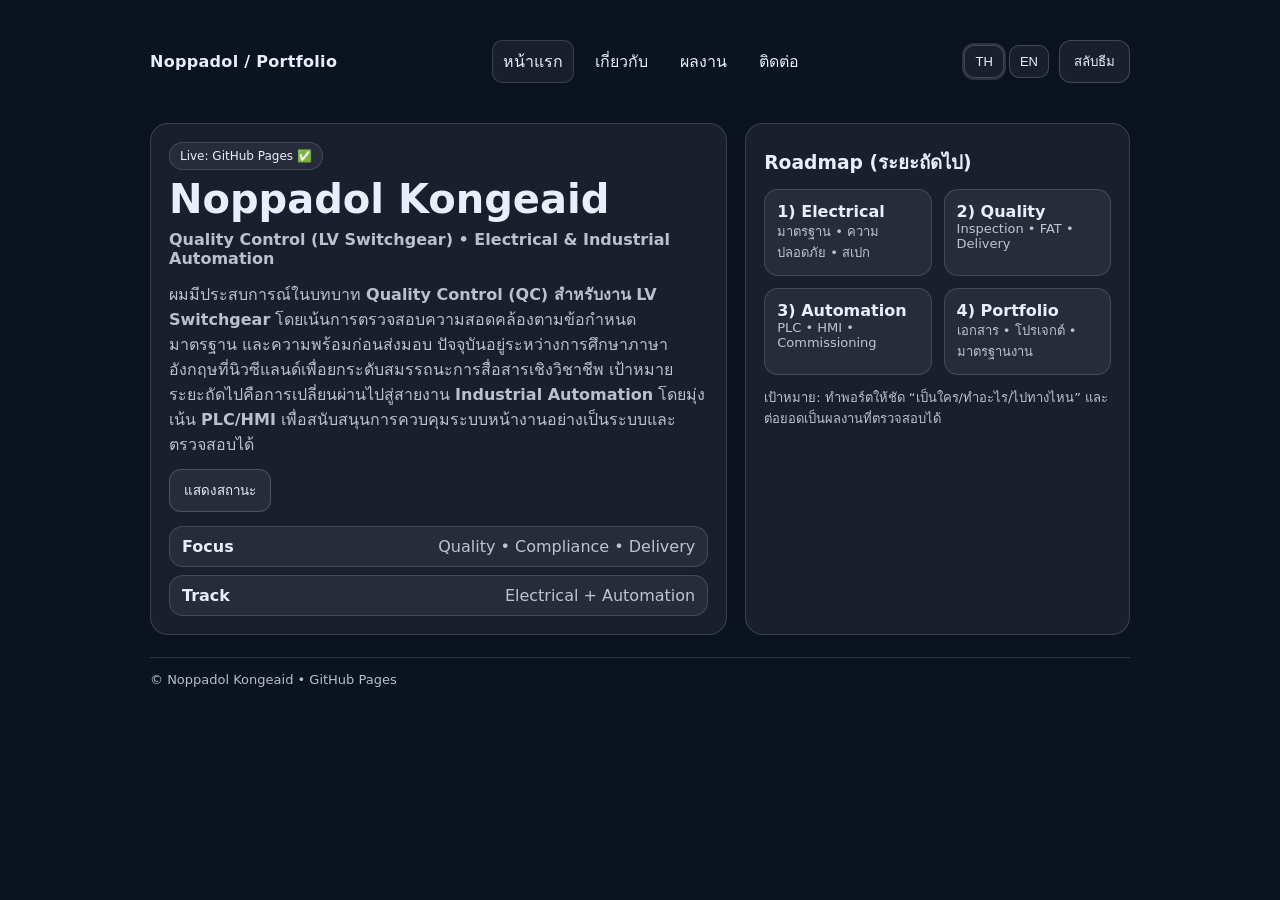
<file: index.html>
<!doctype html>
<html lang="th">
<head>
  <meta charset="utf-8" />
  <meta name="viewport" content="width=device-width, initial-scale=1" />
  <title>Noppadol | Electrical + Automation</title>
  <link rel="stylesheet" href="./styles.css" />
</head>
<body>
  <div class="container">
    <div class="nav">
      <div class="brand">Noppadol / Portfolio</div>

<div class="navlinks">
  <a class="link" href="./index.html" data-i18n="home">Home</a>
  <a class="link" href="./about.html" data-i18n="about">About</a>
  <a class="link" href="./projects.html" data-i18n="projects">Projects</a>
  <a class="link" href="./contact.html" data-i18n="contact">Contact</a>
</div>

      <div class="nav-right">
        <div class="lang">
  <button class="btn btn-sm" id="thBtn" type="button">TH</button>
  <button class="btn btn-sm" id="enBtn" type="button">EN</button>
</div>
<button class="btn" id="themeBtn" type="button">สลับธีม</button>
      </div>
    </div>

    <div class="hero">
      <div class="card">
        <span class="tag">Live: GitHub Pages ✅</span>

        <!-- TH -->
        <div class="i18n i18n-th">
          <h1>Noppadol Kongeaid</h1>
          <p class="subtitle">Quality Control (LV Switchgear) • Electrical & Industrial Automation</p>

         <p>
  ผมมีประสบการณ์ในบทบาท <b>Quality Control (QC) สำหรับงาน LV Switchgear</b> โดยเน้นการตรวจสอบความสอดคล้องตามข้อกำหนด
  มาตรฐาน และความพร้อมก่อนส่งมอบ ปัจจุบันอยู่ระหว่างการศึกษาภาษาอังกฤษที่นิวซีแลนด์เพื่อยกระดับสมรรถนะการสื่อสารเชิงวิชาชีพ
  เป้าหมายระยะถัดไปคือการเปลี่ยนผ่านไปสู่สายงาน <b>Industrial Automation</b> โดยมุ่งเน้น <b>PLC/HMI</b>
  เพื่อสนับสนุนการควบคุมระบบหน้างานอย่างเป็นระบบและตรวจสอบได้
</p>

          <div class="actions">
            <button class="btn" id="actionBtn" type="button">แสดงสถานะ</button>
            <span class="muted" id="status"></span>
          </div>

          <div class="meta">
            <div class="meta-item"><span class="k">Focus</span><span class="v">Quality • Compliance • Delivery</span></div>
            <div class="meta-item"><span class="k">Track</span><span class="v">Electrical + Automation</span></div>
          </div>
        </div>

        <!-- EN -->
        <div class="i18n i18n-en">
          <h1>Noppadol Kongeaid</h1>
          <p class="subtitle">Quality Control (LV Switchgear) • Electrical & Industrial Automation</p>

          <p>
  I have experience in <b>Quality Control (QC) for LV switchgear</b>, focused on requirements compliance, standards alignment,
  and delivery readiness. I am currently undertaking English language studies in New Zealand to strengthen professional communication capability.
  My next objective is to transition into <b>industrial automation</b>, with a focus on <b>PLC/HMI</b>, to support structured and verifiable
  on-site control systems.
</p>

          <div class="actions">
            <button class="btn" id="actionBtnEn" type="button">Show status</button>
            <span class="muted" id="statusEn"></span>
          </div>

          <div class="meta">
            <div class="meta-item"><span class="k">Focus</span><span class="v">Quality • Compliance • Delivery</span></div>
            <div class="meta-item"><span class="k">Track</span><span class="v">Electrical + Automation</span></div>
          </div>
        </div>

      </div>

      <div class="card">
        <div class="i18n i18n-th">
          <h3 class="h3">Roadmap (ระยะถัดไป)</h3>
          <div class="grid">
            <div class="mini">
              <div class="mini-title">1) Electrical</div>
              <div class="muted">มาตรฐาน • ความปลอดภัย • สเปก</div>
            </div>
            <div class="mini">
              <div class="mini-title">2) Quality</div>
              <div class="muted">Inspection • FAT • Delivery</div>
            </div>
            <div class="mini">
              <div class="mini-title">3) Automation</div>
              <div class="muted">PLC • HMI • Commissioning</div>
            </div>
            <div class="mini">
              <div class="mini-title">4) Portfolio</div>
              <div class="muted">เอกสาร • โปรเจกต์ • มาตรฐานงาน</div>
            </div>
          </div>
          <p class="muted" style="margin-top:12px;">
            เป้าหมาย: ทำพอร์ตให้ชัด “เป็นใคร/ทำอะไร/ไปทางไหน” และต่อยอดเป็นผลงานที่ตรวจสอบได้
          </p>
        </div>

        <div class="i18n i18n-en">
          <h3 class="h3">Roadmap (Next steps)</h3>
          <div class="grid">
            <div class="mini">
              <div class="mini-title">1) Electrical</div>
              <div class="muted">Standards • Safety • Specs</div>
            </div>
            <div class="mini">
              <div class="mini-title">2) Quality</div>
              <div class="muted">Inspection • FAT • Delivery</div>
            </div>
            <div class="mini">
              <div class="mini-title">3) Automation</div>
              <div class="muted">PLC • HMI • Commissioning</div>
            </div>
            <div class="mini">
              <div class="mini-title">4) Portfolio</div>
              <div class="muted">Docs • Projects • Evidence</div>
            </div>
          </div>
          <p class="muted" style="margin-top:12px;">
            Goal: Keep the portfolio concise—who I am, what I do, and where I’m heading—with verifiable outcomes.
          </p>
        </div>
      </div>
    </div>

    <div class="footer muted">
      <span class="i18n i18n-th">© Noppadol Kongeaid • GitHub Pages</span>
      <span class="i18n i18n-en">© Noppadol Kongeaid • GitHub Pages</span>
    </div>
  </div>

  <script src="./app.js"></script>
</body>
</html>
</file>
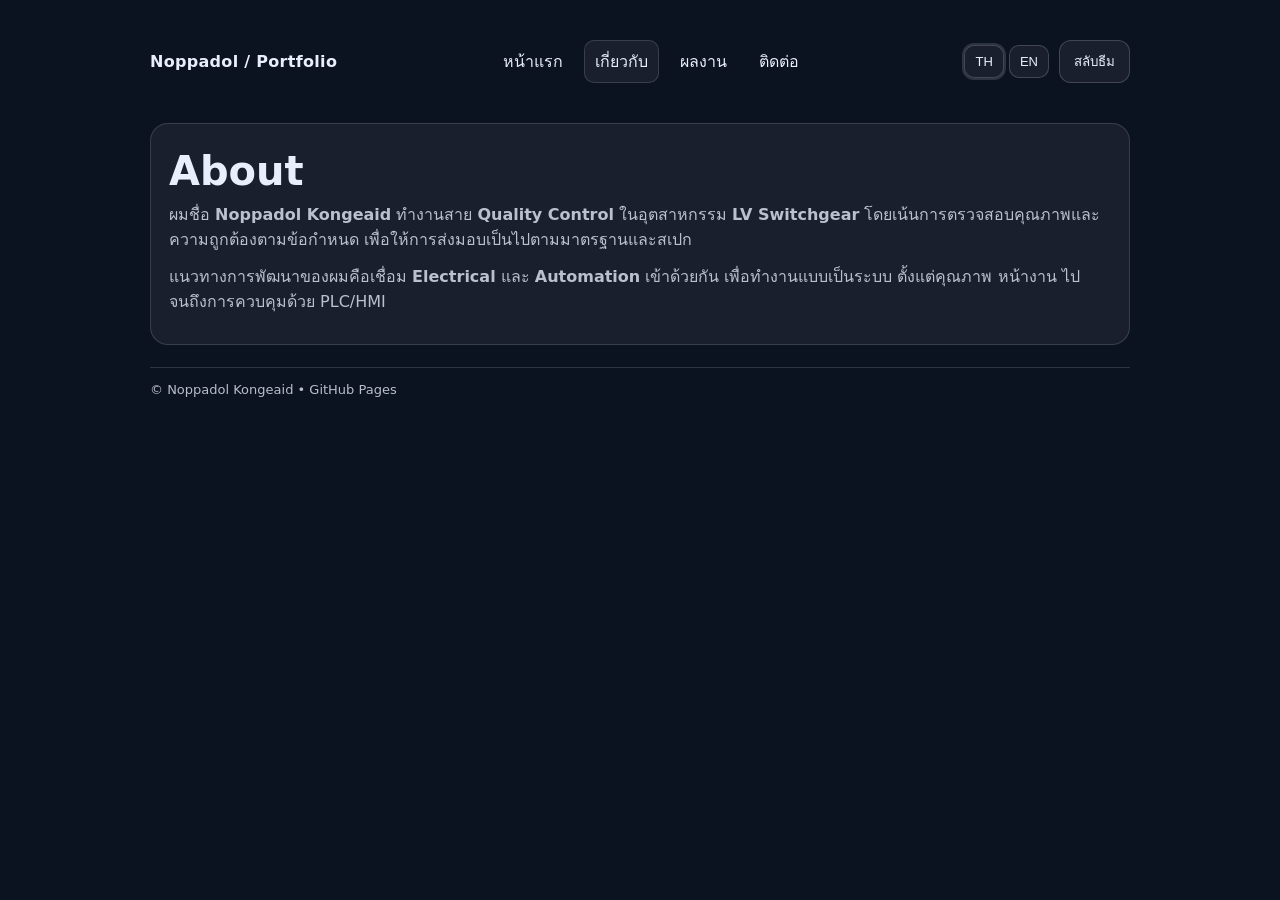
<file: about.html>
<!doctype html>
<html lang="th">
<head>
  <meta charset="utf-8" />
  <meta name="viewport" content="width=device-width, initial-scale=1" />
  <title>About | Noppadol</title>
  <link rel="stylesheet" href="./styles.css" />
</head>
<body>
  <div class="container">
    <div class="nav">
      <div class="brand">Noppadol / Portfolio</div>

<div class="navlinks">
  <a class="link" href="./index.html" data-i18n="home">Home</a>
  <a class="link" href="./about.html" data-i18n="about">About</a>
  <a class="link" href="./projects.html" data-i18n="projects">Projects</a>
  <a class="link" href="./contact.html" data-i18n="contact">Contact</a>
</div>

      <div class="nav-right">
      <div class="lang">
  <button class="btn btn-sm" id="thBtn" type="button">TH</button>
  <button class="btn btn-sm" id="enBtn" type="button">EN</button>
</div>
<button class="btn" id="themeBtn" type="button">สลับธีม</button>
      </div>
    </div>

    <div class="hero" style="grid-template-columns:1fr;">
      <div class="card">

        <div class="i18n i18n-th">
          <h1>About</h1>
          <p>
            ผมชื่อ <b>Noppadol Kongeaid</b> ทำงานสาย <b>Quality Control</b> ในอุตสาหกรรม <b>LV Switchgear</b>
            โดยเน้นการตรวจสอบคุณภาพและความถูกต้องตามข้อกำหนด เพื่อให้การส่งมอบเป็นไปตามมาตรฐานและสเปก
          </p>
          <p>
            แนวทางการพัฒนาของผมคือเชื่อม <b>Electrical</b> และ <b>Automation</b> เข้าด้วยกัน
            เพื่อทำงานแบบเป็นระบบ ตั้งแต่คุณภาพ หน้างาน ไปจนถึงการควบคุมด้วย PLC/HMI
          </p>
        </div>

        <div class="i18n i18n-en">
          <h1>About</h1>
          <p>
            I’m <b>Noppadol Kongeaid</b>, working in <b>Quality Control</b> within the <b>LV switchgear</b> industry,
            focusing on quality inspection and compliance to ensure standards-aligned delivery.
          </p>
          <p>
            My direction is to bridge <b>Electrical</b> and <b>Automation</b>—from quality execution on-site
            to structured control with PLC/HMI.
          </p>
        </div>

      </div>
    </div>

    <div class="footer muted">
      <span class="i18n i18n-th">© Noppadol Kongeaid • GitHub Pages</span>
      <span class="i18n i18n-en">© Noppadol Kongeaid • GitHub Pages</span>
    </div>
  </div>

  <script src="./app.js"></script>
</body>
</html>
</file>
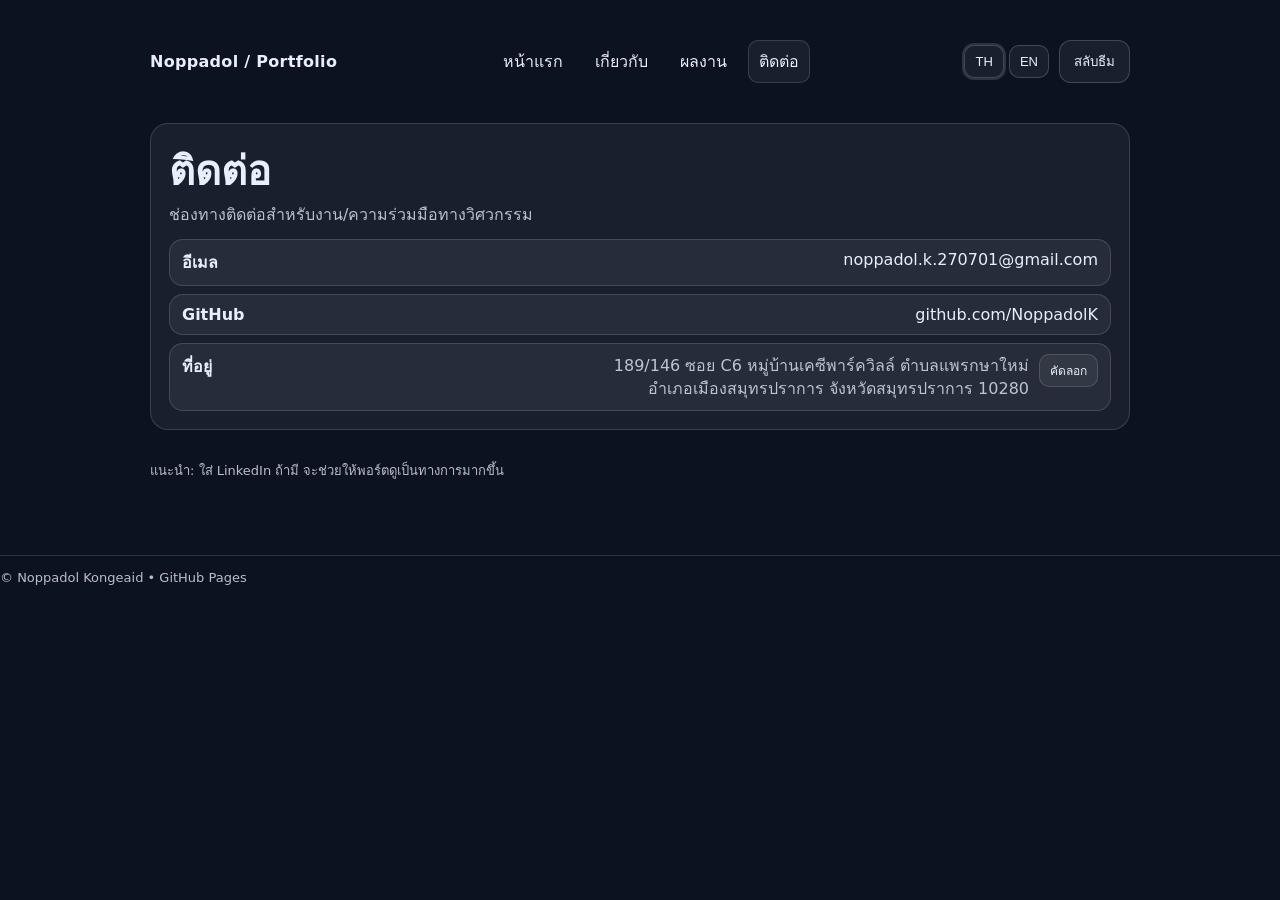
<file: contact.html>
<!doctype html>
<!doctype html>
<html lang="th">
<head>
  <meta charset="utf-8" />
  <meta name="viewport" content="width=device-width, initial-scale=1" />
  <title>Contact | Noppadol</title>
  <link rel="stylesheet" href="./styles.css" />
</head>
<body>
  <div class="container">
    <div class="nav">
      <div class="brand">Noppadol / Portfolio</div>

    <div class="navlinks">
  <a class="link" href="./index.html" data-i18n="home">Home</a>
  <a class="link" href="./about.html" data-i18n="about">About</a>
  <a class="link" href="./projects.html" data-i18n="projects">Projects</a>
  <a class="link" href="./contact.html" data-i18n="contact">Contact</a>
</div>

      <div class="nav-right">
       <div class="lang">
  <button class="btn btn-sm" id="thBtn" type="button">TH</button>
  <button class="btn btn-sm" id="enBtn" type="button">EN</button>
</div>
<button class="btn" id="themeBtn" type="button">สลับธีม</button>
      </div>
    </div>

    <div class="hero" style="grid-template-columns:1fr;">
      <div class="card">
        <div class="i18n i18n-th">
  <h1>ติดต่อ</h1>
  <p>ช่องทางติดต่อสำหรับงาน/ความร่วมมือทางวิศวกรรม</p>
</div>

<div class="i18n i18n-en">
  <h1>Contact</h1>
  <p>Contact channels for engineering opportunities and collaboration.</p>
</div>

<div class="meta" style="margin-top:12px;">

  <div class="meta-item">
    <span class="k" data-i18n="email">Email</span>
    <span class="v">
      <a class="alink" href="mailto:noppadol.k.270701@gmail.com">noppadol.k.270701@gmail.com</a>
    </span>
  </div>

  <div class="meta-item">
    <span class="k" data-i18n="github">GitHub</span>
    <span class="v">
      <a class="alink" href="https://github.com/NoppadolK" target="_blank" rel="noopener">github.com/NoppadolK</a>
    </span>
  </div>

  <div class="meta-item">
    <span class="k" data-i18n="location">Location</span>

   <!-- TH -->
<span class="v i18n i18n-th">
  <span class="vline">
    <span class="addr" id="addrTh">
      189/146 ซอย C6 หมู่บ้านเคซีพาร์ควิลล์ ตำบลแพรกษาใหม่<br/>
      อำเภอเมืองสมุทรปราการ จังหวัดสมุทรปราการ 10280
    </span>
    <button class="copy" type="button" id="copyTh">คัดลอก</button>
  </span>
</span>

<!-- EN -->
<span class="v i18n i18n-en">
  <span class="vline">
    <span class="addr" id="addrEn">
      189/146, Soi C6, KC Park Ville Village<br/>
      Phraeksa Mai, Mueang Samut Prakan, Samut Prakan 10280, Thailand
    </span>
    <button class="copy" type="button" id="copyEn">Copy</button>
  </span>
</span>
  </div>

</div>
        </div>

        <p class="muted" style="margin-top:12px;">
          <span class="i18n i18n-th">แนะนำ: ใส่ LinkedIn ถ้ามี จะช่วยให้พอร์ตดูเป็นทางการมากขึ้น</span>
          <span class="i18n i18n-en">Tip: Add your LinkedIn profile if available for a more professional footprint.</span>
        </p>
      </div>
    </div>

    <div class="footer muted">
      <span class="i18n i18n-th">© Noppadol Kongeaid • GitHub Pages</span>
      <span class="i18n i18n-en">© Noppadol Kongeaid • GitHub Pages</span>
    </div>
  </div>

  <script src="./app.js"></script>
</body>
</html>
</file>
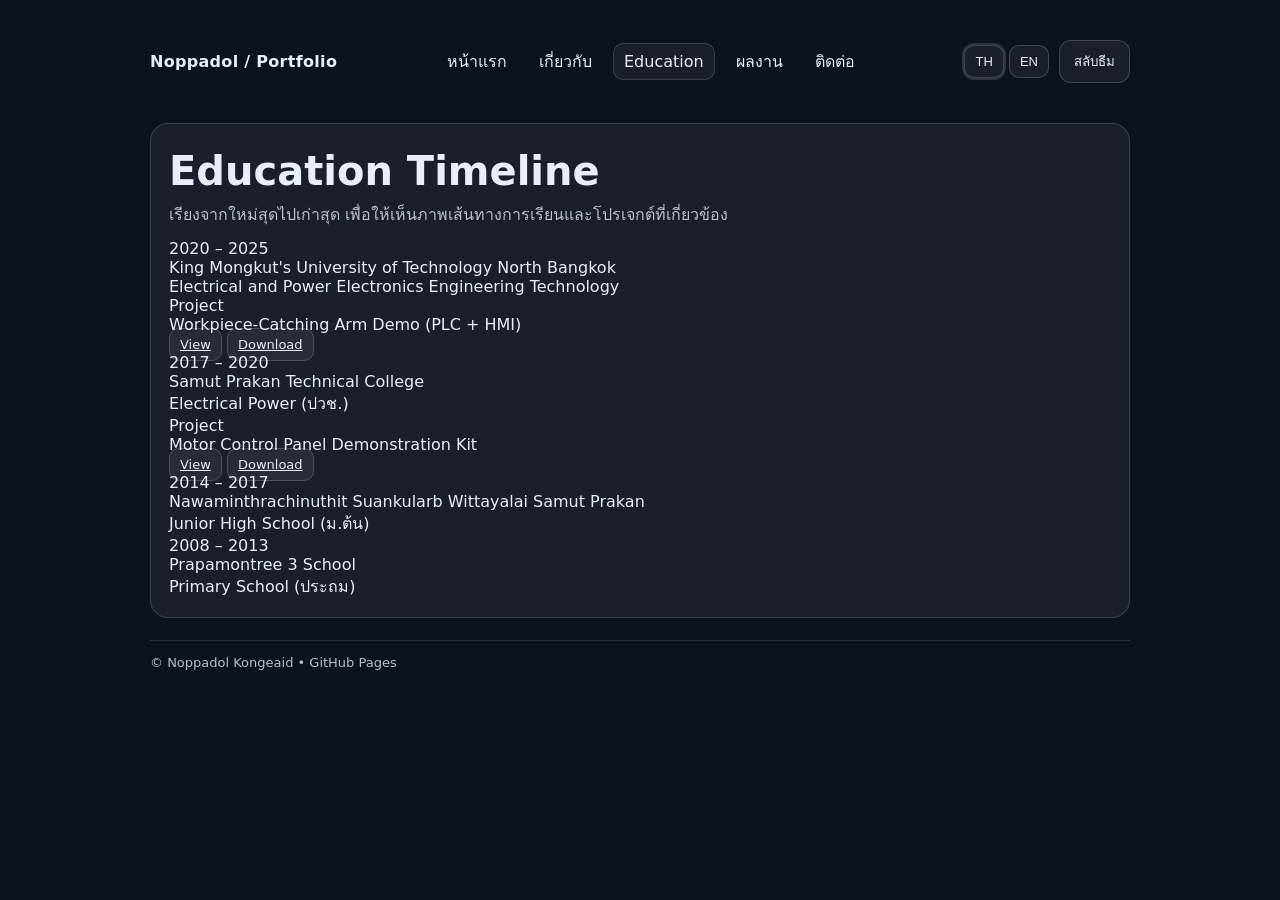
<file: education.html>
<!doctype html>
<html lang="th">
<head>
  <meta charset="utf-8" />
  <meta name="viewport" content="width=device-width, initial-scale=1" />
  <title>Education | Noppadol</title>
  <link rel="stylesheet" href="./styles.css" />
</head>
<body>
  <div class="container">
    <div class="nav">
      <div class="brand">Noppadol / Portfolio</div>

      <div class="navlinks">
        <a class="link" href="./index.html" data-i18n="home">Home</a>
        <a class="link" href="./about.html" data-i18n="about">About</a>
        <a class="link" href="./education.html" data-i18n="education">Education</a>
        <a class="link" href="./projects.html" data-i18n="projects">Projects</a>
        <a class="link" href="./contact.html" data-i18n="contact">Contact</a>
      </div>

      <div class="nav-right">
        <div class="lang">
          <button class="btn btn-sm" id="thBtn" type="button">TH</button>
          <button class="btn btn-sm" id="enBtn" type="button">EN</button>
        </div>
        <button class="btn" id="themeBtn" type="button">สลับธีม</button>
      </div>
    </div>

    <div class="hero" style="grid-template-columns:1fr;">
      <div class="card">

        <!-- TH -->
        <div class="i18n i18n-th">
          <h1>Education Timeline</h1>
          <p>เรียงจากใหม่สุดไปเก่าสุด เพื่อให้เห็นภาพเส้นทางการเรียนและโปรเจกต์ที่เกี่ยวข้อง</p>

          <div class="timeline">
            <div class="timeline-item">
              <div class="edu-top">
                <span class="edu-year">2020 – 2025</span>
              </div>
              <div class="edu-school">King Mongkut's University of Technology North Bangkok</div>
              <div class="edu-major">Electrical and Power Electronics Engineering Technology</div>

              <div class="proj">
                <div class="proj-left">
                  <div class="proj-label">Project</div>
                  <div class="proj-title">Workpiece-Catching Arm Demo (PLC + HMI)</div>
                </div>
                <div class="proj-actions">
                  <a class="btn btn-ghost btn-sm" href="./assets/robotic-arm-plc-hmi.pdf" target="_blank" rel="noopener">View</a>
                  <a class="btn btn-primary btn-sm" href="./assets/robotic-arm-plc-hmi.pdf" download>Download</a>
                </div>
              </div>
            </div>

            <div class="timeline-item">
              <div class="edu-top">
                <span class="edu-year">2017 – 2020</span>
              </div>
              <div class="edu-school">Samut Prakan Technical College</div>
              <div class="edu-major">Electrical Power (ปวช.)</div>

              <div class="proj">
                <div class="proj-left">
                  <div class="proj-label">Project</div>
                  <div class="proj-title">Motor Control Panel Demonstration Kit</div>
                </div>
                <div class="proj-actions">
                  <a class="btn btn-ghost btn-sm" href="./assets/motor-control-panel-demo.pdf" target="_blank" rel="noopener">View</a>
                  <a class="btn btn-primary btn-sm" href="./assets/motor-control-panel-demo.pdf" download>Download</a>
                </div>
              </div>
            </div>

            <div class="timeline-item">
              <div class="edu-top">
                <span class="edu-year">2014 – 2017</span>
              </div>
              <div class="edu-school">Nawaminthrachinuthit Suankularb Wittayalai Samut Prakan</div>
              <div class="edu-major">Junior High School (ม.ต้น)</div>
            </div>

            <div class="timeline-item">
              <div class="edu-top">
                <span class="edu-year">2008 – 2013</span>
              </div>
              <div class="edu-school">Prapamontree 3 School</div>
              <div class="edu-major">Primary School (ประถม)</div>
            </div>
          </div>
        </div>

        <!-- EN -->
        <div class="i18n i18n-en">
          <h1>Education Timeline</h1>
          <p>Ordered from most recent to oldest to highlight the latest, most relevant academic work first.</p>

          <div class="timeline">
            <div class="timeline-item">
              <div class="edu-top">
                <span class="edu-year">2020 – 2025</span>
              </div>
              <div class="edu-school">King Mongkut's University of Technology North Bangkok</div>
              <div class="edu-major">Electrical and Power Electronics Engineering Technology</div>

              <div class="proj">
                <div class="proj-left">
                  <div class="proj-label">Project</div>
                  <div class="proj-title">Workpiece-Catching Arm Demo (PLC + HMI)</div>
                </div>
                <div class="proj-actions">
                  <a class="btn btn-ghost btn-sm" href="./assets/robotic-arm-plc-hmi.pdf" target="_blank" rel="noopener">View</a>
                  <a class="btn btn-primary btn-sm" href="./assets/robotic-arm-plc-hmi.pdf" download>Download</a>
                </div>
              </div>
            </div>

            <div class="timeline-item">
              <div class="edu-top">
                <span class="edu-year">2017 – 2020</span>
              </div>
              <div class="edu-school">Samut Prakan Technical College</div>
              <div class="edu-major">Electrical Power (Vocational Certificate)</div>

              <div class="proj">
                <div class="proj-left">
                  <div class="proj-label">Project</div>
                  <div class="proj-title">Motor Control Panel Demonstration Kit</div>
                </div>
                <div class="proj-actions">
                  <a class="btn btn-ghost btn-sm" href="./assets/motor-control-panel-demo.pdf" target="_blank" rel="noopener">View</a>
                  <a class="btn btn-primary btn-sm" href="./assets/motor-control-panel-demo.pdf" download>Download</a>
                </div>
              </div>
            </div>

            <div class="timeline-item">
              <div class="edu-top">
                <span class="edu-year">2014 – 2017</span>
              </div>
              <div class="edu-school">Nawaminthrachinuthit Suankularb Wittayalai Samut Prakan</div>
              <div class="edu-major">Junior High School</div>
            </div>

            <div class="timeline-item">
              <div class="edu-top">
                <span class="edu-year">2008 – 2013</span>
              </div>
              <div class="edu-school">Prapamontree 3 School</div>
              <div class="edu-major">Primary School</div>
            </div>
          </div>
        </div>

      </div>
    </div>

    <div class="footer muted">
      <span class="i18n i18n-th">© Noppadol Kongeaid • GitHub Pages</span>
      <span class="i18n i18n-en">© Noppadol Kongeaid • GitHub Pages</span>
    </div>
  </div>

  <script src="./app.js"></script>
</body>
</html>
</file>
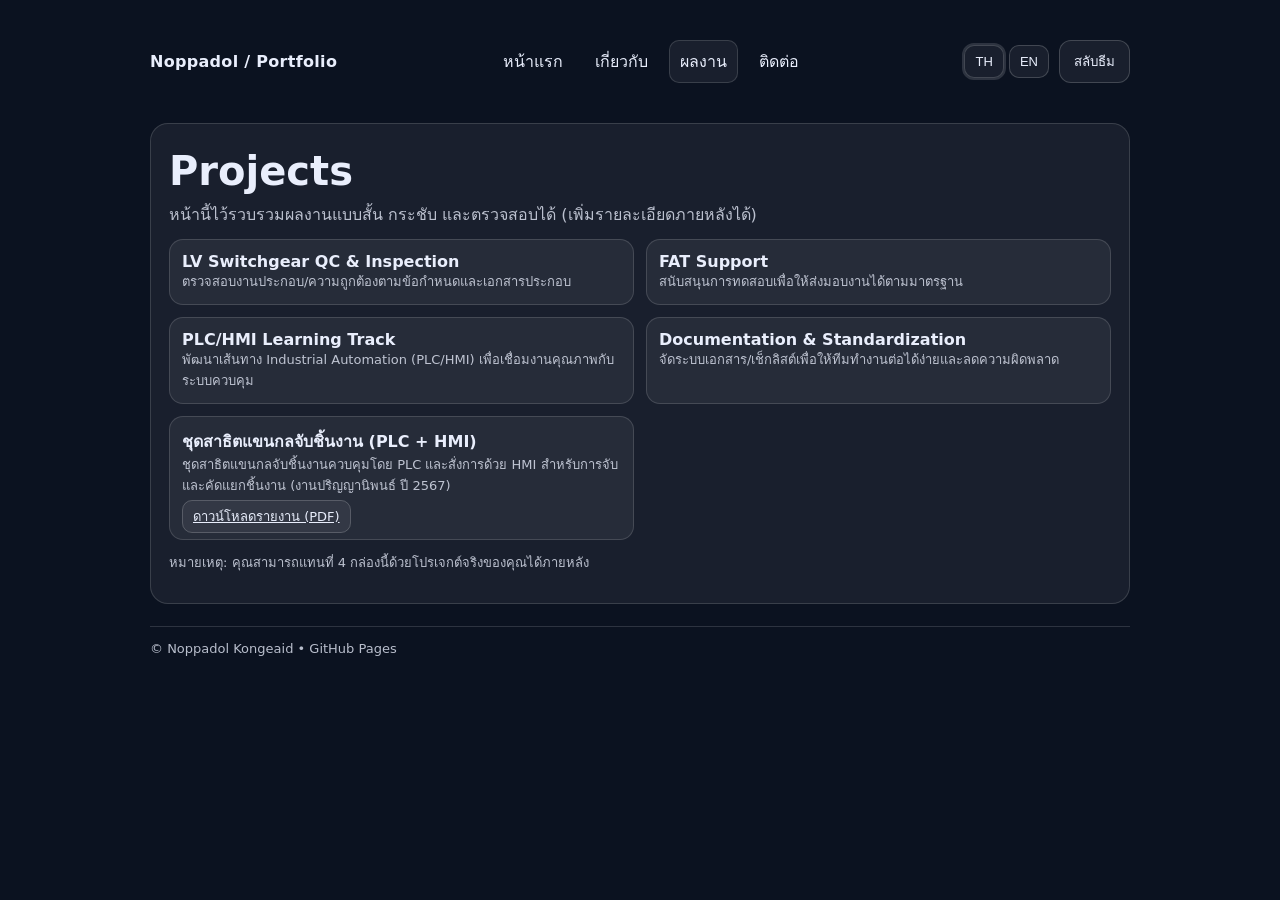
<file: projects.html>
<!doctype html>
<html lang="th">
<head>
  <meta charset="utf-8" />
  <meta name="viewport" content="width=device-width, initial-scale=1" />
  <title>Projects | Noppadol</title>
  <link rel="stylesheet" href="./styles.css" />
</head>
<body>
  <div class="container">
    <div class="nav">
      <div class="brand">Noppadol / Portfolio</div>

<div class="navlinks">
  <a class="link" href="./index.html" data-i18n="home">Home</a>
  <a class="link" href="./about.html" data-i18n="about">About</a>
  <a class="link" href="./projects.html" data-i18n="projects">Projects</a>
  <a class="link" href="./contact.html" data-i18n="contact">Contact</a>
</div>

      <div class="nav-right">
       <div class="lang">
  <button class="btn btn-sm" id="thBtn" type="button">TH</button>
  <button class="btn btn-sm" id="enBtn" type="button">EN</button>
</div>
<button class="btn" id="themeBtn" type="button">สลับธีม</button>
      </div>
    </div>

    <div class="hero" style="grid-template-columns:1fr;">
      <div class="card">
        <div class="i18n i18n-th">
          <h1>Projects</h1>
          <p>หน้านี้ไว้รวบรวมผลงานแบบสั้น กระชับ และตรวจสอบได้ (เพิ่มรายละเอียดภายหลังได้)</p>
        </div>
        <div class="i18n i18n-en">
          <h1>Projects</h1>
          <p>This page highlights concise, verifiable work samples (details can be expanded later).</p>
        </div>

        <div class="grid" style="margin-top:12px;">
          <div class="mini">
            <div class="mini-title">LV Switchgear QC & Inspection</div>
            <div class="muted i18n i18n-th">ตรวจสอบงานประกอบ/ความถูกต้องตามข้อกำหนดและเอกสารประกอบ</div>
            <div class="muted i18n i18n-en">Inspection and compliance checks for LV switchgear assembly and documentation.</div>
          </div>

          <div class="mini">
            <div class="mini-title">FAT Support</div>
            <div class="muted i18n i18n-th">สนับสนุนการทดสอบเพื่อให้ส่งมอบงานได้ตามมาตรฐาน</div>
            <div class="muted i18n i18n-en">Test support to ensure standards-aligned delivery readiness.</div>
          </div>

          <div class="mini">
            <div class="mini-title">PLC/HMI Learning Track</div>
            <div class="muted i18n i18n-th">พัฒนาเส้นทาง Industrial Automation (PLC/HMI) เพื่อเชื่อมงานคุณภาพกับระบบควบคุม</div>
            <div class="muted i18n i18n-en">Developing PLC/HMI capabilities to bridge quality execution with structured control.</div>
          </div>

          <div class="mini">
            <div class="mini-title">Documentation & Standardization</div>
            <div class="muted i18n i18n-th">จัดระบบเอกสาร/เช็กลิสต์เพื่อให้ทีมทำงานต่อได้ง่ายและลดความผิดพลาด</div>
            <div class="muted i18n i18n-en">Building checklists and documentation to reduce errors and improve team handover.</div>
          </div>
          <div class="mini">
  <!-- TH -->
  <div class="i18n i18n-th">
    <div class="mini-title">ชุดสาธิตแขนกลจับชิ้นงาน (PLC + HMI)</div>
    <div class="muted">
      ชุดสาธิตแขนกลจับชิ้นงานควบคุมโดย PLC และสั่งการด้วย HMI สำหรับการจับและคัดแยกชิ้นงาน (งานปริญญานิพนธ์ ปี 2567)
    </div>
    <div style="margin-top:10px;">
      <a class="btn btn-sm" href="./assets/ชุดสาธิตแขนกลจับชิ้นงาน.pdf" target="_blank" rel="noopener">
        ดาวน์โหลดรายงาน (PDF)
      </a>
    </div>
  </div>

  <!-- EN -->
  <div class="i18n i18n-en">
    <div class="mini-title">Workpiece-Catching Arm Demo (PLC + HMI)</div>
    <div class="muted">
      Demonstration of Work Piece-Catching Arm Control by PLC and Command by HMI (Project Report, 2024).
    </div>
    <div style="margin-top:10px;">
      <a class="btn btn-sm" href="./assets/ชุดสาธิตแขนกลจับชิ้นงาน.pdf" target="_blank" rel="noopener">
        Download Report (PDF)
      </a>
    </div>
  </div>
</div>
        </div>

        <p class="muted" style="margin-top:12px;">
          <span class="i18n i18n-th">หมายเหตุ: คุณสามารถแทนที่ 4 กล่องนี้ด้วยโปรเจกต์จริงของคุณได้ภายหลัง</span>
          <span class="i18n i18n-en">Note: You can replace these cards with your actual projects later.</span>
        </p>
      </div>
    </div>

    <div class="footer muted">
      <span class="i18n i18n-th">© Noppadol Kongeaid • GitHub Pages</span>
      <span class="i18n i18n-en">© Noppadol Kongeaid • GitHub Pages</span>
    </div>
  </div>

  <script src="./app.js"></script>
</body>
</html>
</file>
<file: styles.css>
:root{
  --bg: #0b1220;
  --text: #e9eefc;
  --muted: rgba(233,238,252,.78);
  --card: rgba(255,255,255,.06);
  --border: rgba(255,255,255,.14);
  --btn-bg: rgba(255,255,255,.06);
  --btn-border: rgba(255,255,255,.18);
  --btn-hover: rgba(255,255,255,.10);
}

body.light{
  --bg: #f6f7fb;
  --text: #0b1220;
  --muted: rgba(11,18,32,.72);
  --card: rgba(11,18,32,.04);
  --border: rgba(11,18,32,.14);
  --btn-bg: rgba(11,18,32,.04);
  --btn-border: rgba(11,18,32,.18);
  --btn-hover: rgba(11,18,32,.08);
}

body{
  margin: 0;
  font-family: system-ui, sans-serif;
  background: var(--bg);
  color: var(--text);
}

.container{ max-width: 980px; margin: 0 auto; padding: 40px 20px; }

.nav{
  display:flex;
  justify-content:space-between;
  align-items:center;
  gap:12px;
}

.brand{ font-weight:700; letter-spacing:.3px; }

.nav-right{ display:flex; gap:10px; align-items:center; }

.btn{
  border: 1px solid var(--btn-border);
  background: var(--btn-bg);
  color: var(--text);
  padding: 10px 14px;
  border-radius: 12px;
  cursor: pointer;
}
.btn:hover{ background: var(--btn-hover); }

.btn-sm{ padding: 8px 10px; border-radius: 10px; font-size: 13px; }
.btn-active{ outline: 2px solid var(--border); }

.hero{
  margin-top: 40px;
  display:grid;
  grid-template-columns: 1.2fr .8fr;
  gap: 18px;
}

.card{
  border: 1px solid var(--border);
  background: var(--card);
  border-radius: 18px;
  padding: 18px;
}

h1{ margin: 6px 0 8px; font-size: 40px; line-height: 1.15; }
.subtitle{ margin: 0 0 14px; font-weight: 600; color: var(--muted); }

p{ margin: 0 0 12px; color: var(--muted); }

.tag{
  display:inline-block;
  padding:6px 10px;
  border-radius:999px;
  border:1px solid var(--border);
  background: var(--card);
  font-size:12px;
}

.actions{ display:flex; align-items:center; gap:12px; margin-top: 10px; }
.muted{ color: var(--muted); font-size: 13px; }

.meta{
  margin-top: 14px;
  display:grid;
  gap: 8px;
}
.meta-item{
  display:flex;
  justify-content:space-between;
  gap: 10px;
  padding: 10px 12px;
  border-radius: 14px;
  border: 1px solid var(--border);
  background: var(--card);
}
.k{ font-weight: 700; }
.v{ color: var(--muted); }

.h3{ margin: 6px 0 12px; }

.grid{
  display:grid;
  grid-template-columns: 1fr 1fr;
  gap: 12px;
}

.mini{
  padding: 12px;
  border-radius: 14px;
  border: 1px solid var(--border);
  background: var(--card);
}
.mini-title{ font-weight: 800; }

.footer{
  margin-top: 22px;
  padding-top: 14px;
  border-top: 1px solid var(--border);
}

/* i18n show/hide */
.i18n{ display:none; }
body.lang-th .i18n-th{ display:block; }
body.lang-en .i18n-en{ display:block; }

@media (max-width: 820px){
  .hero{ grid-template-columns: 1fr; }
  h1{ font-size: 34px; }
}
.navlinks{ display:flex; gap:10px; align-items:center; }
.link{
  text-decoration:none;
  color: var(--text);
  padding: 8px 10px;
  border-radius: 10px;
  border: 1px solid transparent;
}
.link:hover{
  background: var(--card);
  border-color: var(--border);
}
.link-active{
  background: var(--card);
  border-color: var(--border);
}
.alink{ color: var(--text); text-decoration: none; }
.alink:hover{ text-decoration: underline; }
/* Contact value long text formatting */
.v{
  text-align: right;
  max-width: 640px;
  white-space: normal;
  word-break: break-word;
}

/* Make address block nicer */
.addr{
  display: inline-block;
  text-align: right;
  line-height: 1.45;
}

/* Clickable links */
.alink{ color: var(--text); text-decoration: none; }
.alink:hover{ text-decoration: underline; }

/* Copy button */
.copy{
  margin-left: 10px;
  padding: 6px 10px;
  border-radius: 10px;
  border: 1px solid var(--border);
  background: var(--card);
  color: var(--text);
  cursor: pointer;
  font-size: 12px;
}
.copy:hover{ background: var(--btn-hover); }
/* Contact row layout fix */
.meta-item{
  align-items: flex-start; /* ให้แถวที่อยู่สูงได้ */
}

.v{
  width: 100%;
  text-align: right;
}

/* Address + button align */
.vline{
  display: flex;
  justify-content: flex-end;
  align-items: flex-start;
  gap: 10px;
}

.addr{
  display: inline-block;
  text-align: right;
  line-height: 1.45;
}

.copy{
  white-space: nowrap;
  height: fit-content;
  margin-left: 0; /* กันดันหลุดแนว */
}
</file>
